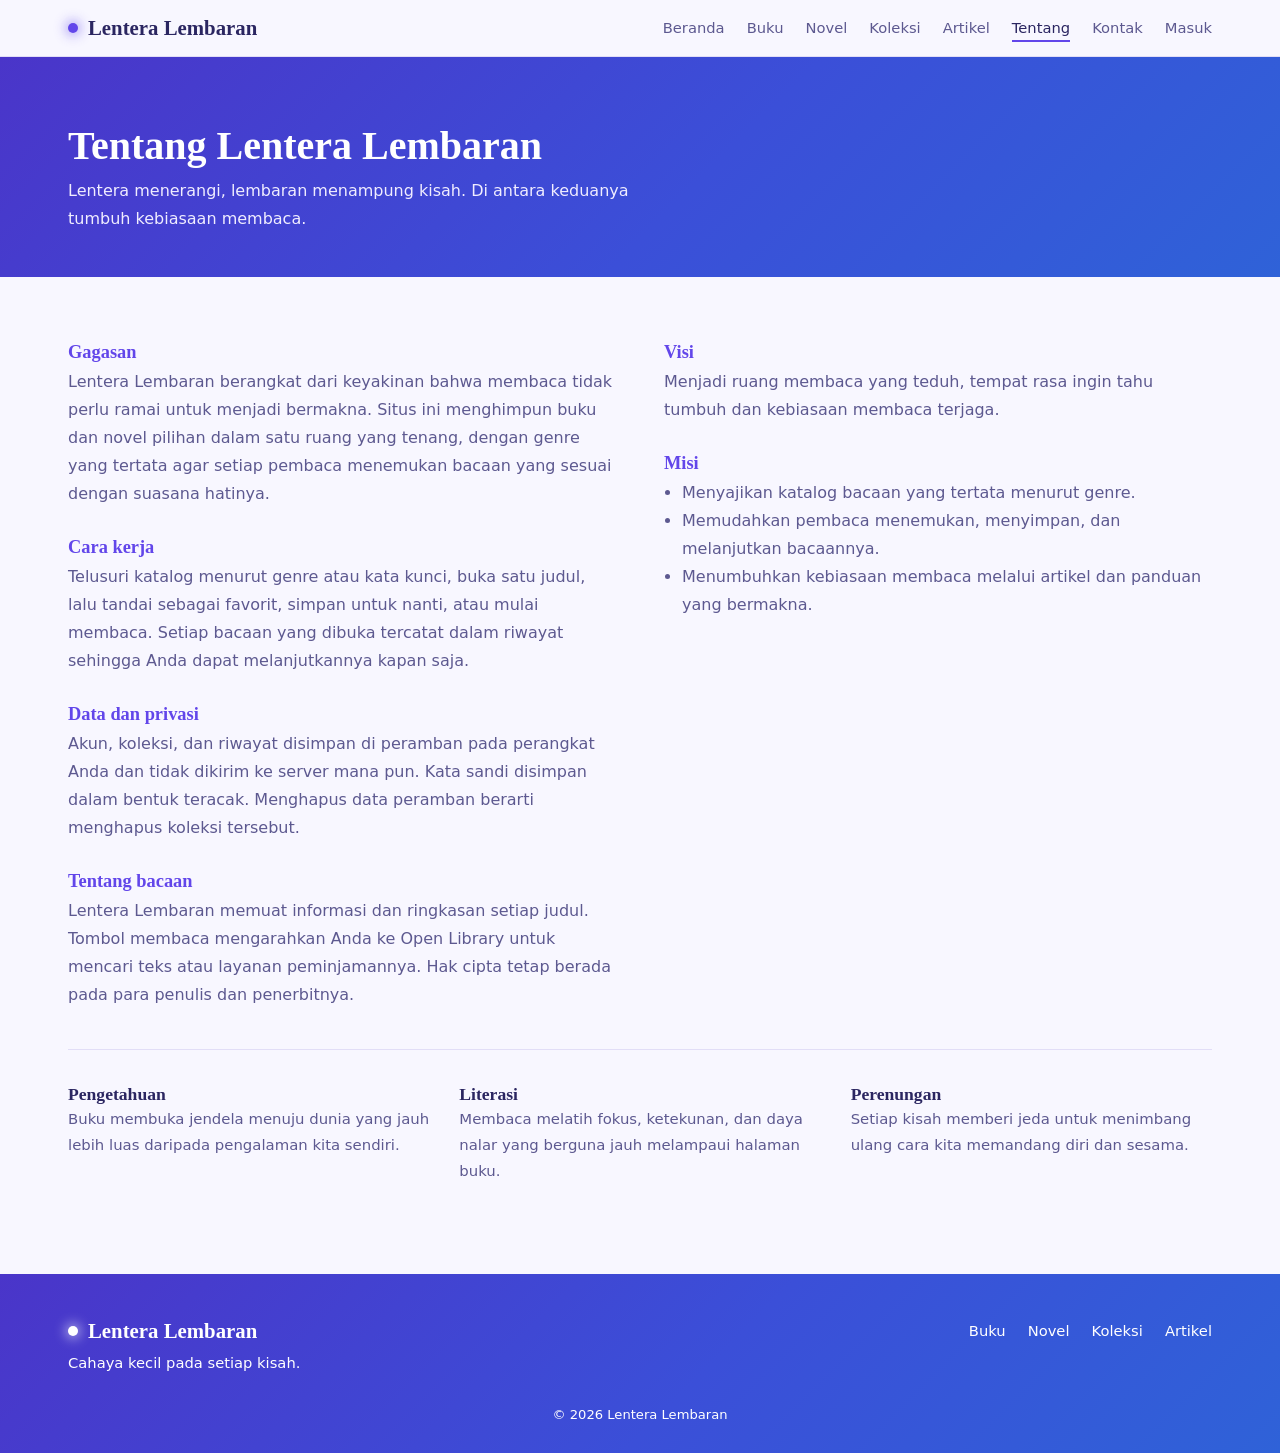
<file: about.html>
<!DOCTYPE html>
<html lang="id">
<head>
    <meta charset="UTF-8">
    <meta name="viewport" content="width=device-width, initial-scale=1">
    <title>Tentang | Lentera Lembaran</title>
    <link rel="stylesheet" href="css/style.css">
</head>
<body data-halaman="about">

    <header class="header-situs" id="header-situs"></header>

    <main>
        <section class="judul-halaman">
            <div class="container">
                <h1>Tentang Lentera Lembaran</h1>
                <p>Lentera menerangi, lembaran menampung kisah. Di antara keduanya tumbuh kebiasaan membaca.</p>
            </div>
        </section>

        <section class="bagian">
            <div class="container">
                <div class="dua-kolom">
                    <div>
                        <div class="blok">
                            <h3>Gagasan</h3>
                            <p>
                                Lentera Lembaran berangkat dari keyakinan bahwa membaca tidak perlu ramai untuk
                                menjadi bermakna. Situs ini menghimpun buku dan novel pilihan dalam satu ruang yang
                                tenang, dengan genre yang tertata agar setiap pembaca menemukan bacaan yang sesuai
                                dengan suasana hatinya.
                            </p>
                        </div>
                        <div class="blok">
                            <h3>Cara kerja</h3>
                            <p>
                                Telusuri katalog menurut genre atau kata kunci, buka satu judul, lalu tandai sebagai
                                favorit, simpan untuk nanti, atau mulai membaca. Setiap bacaan yang dibuka tercatat
                                dalam riwayat sehingga Anda dapat melanjutkannya kapan saja.
                            </p>
                        </div>
                        <div class="blok">
                            <h3>Data dan privasi</h3>
                            <p>
                                Akun, koleksi, dan riwayat disimpan di peramban pada perangkat Anda dan tidak dikirim
                                ke server mana pun. Kata sandi disimpan dalam bentuk teracak. Menghapus data peramban
                                berarti menghapus koleksi tersebut.
                            </p>
                        </div>
                        <div class="blok">
                            <h3>Tentang bacaan</h3>
                            <p>
                                Lentera Lembaran memuat informasi dan ringkasan setiap judul. Tombol membaca
                                mengarahkan Anda ke Open Library untuk mencari teks atau layanan peminjamannya.
                                Hak cipta tetap berada pada para penulis dan penerbitnya.
                            </p>
                        </div>
                    </div>
                    <div>
                        <div class="blok">
                            <h3>Visi</h3>
                            <p>Menjadi ruang membaca yang teduh, tempat rasa ingin tahu tumbuh dan kebiasaan membaca terjaga.</p>
                        </div>
                        <div class="blok">
                            <h3>Misi</h3>
                            <ul>
                                <li>Menyajikan katalog bacaan yang tertata menurut genre.</li>
                                <li>Memudahkan pembaca menemukan, menyimpan, dan melanjutkan bacaannya.</li>
                                <li>Menumbuhkan kebiasaan membaca melalui artikel dan panduan yang bermakna.</li>
                            </ul>
                        </div>
                    </div>
                </div>

                <div class="nilai">
                    <div>
                        <h3>Pengetahuan</h3>
                        <p>Buku membuka jendela menuju dunia yang jauh lebih luas daripada pengalaman kita sendiri.</p>
                    </div>
                    <div>
                        <h3>Literasi</h3>
                        <p>Membaca melatih fokus, ketekunan, dan daya nalar yang berguna jauh melampaui halaman buku.</p>
                    </div>
                    <div>
                        <h3>Perenungan</h3>
                        <p>Setiap kisah memberi jeda untuk menimbang ulang cara kita memandang diri dan sesama.</p>
                    </div>
                </div>
            </div>
        </section>
    </main>

    <footer class="footer-situs" id="footer-situs"></footer>

    <script src="js/data.js"></script>
    <script src="js/script.js"></script>
</body>
</html>
</file>
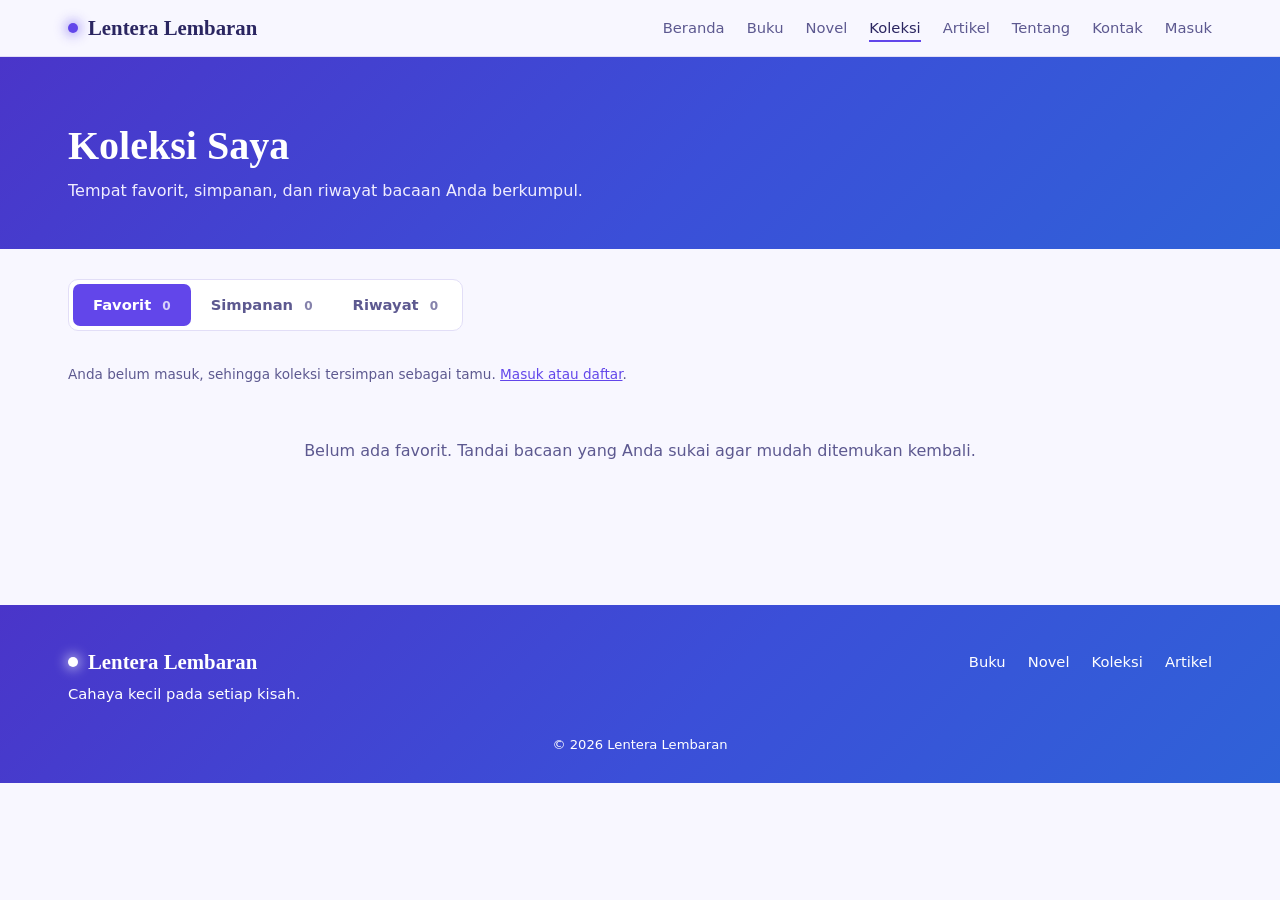
<file: collection.html>
<!DOCTYPE html>
<html lang="id">
<head>
    <meta charset="UTF-8">
    <meta name="viewport" content="width=device-width, initial-scale=1">
    <title>Koleksi | Lentera Lembaran</title>
    <link rel="stylesheet" href="css/style.css">
</head>
<body data-halaman="collection">

    <header class="header-situs" id="header-situs"></header>

    <main>
        <section class="judul-halaman">
            <div class="container">
                <h1>Koleksi Saya</h1>
                <p>Tempat favorit, simpanan, dan riwayat bacaan Anda berkumpul.</p>
            </div>
        </section>

        <div class="container">
            <div class="toolbar">
                <div class="pilihan" role="group" aria-label="Bagian koleksi">
                    <button type="button" class="on" data-bagian="favorit" aria-pressed="true">Favorit <span class="jumlah">0</span></button>
                    <button type="button" data-bagian="simpanan" aria-pressed="false">Simpanan <span class="jumlah">0</span></button>
                    <button type="button" data-bagian="riwayat" aria-pressed="false">Riwayat <span class="jumlah">0</span></button>
                </div>
                <button class="btn btn-kecil btn-garis" type="button" id="hapus-riwayat" hidden>Hapus Riwayat</button>
            </div>

            <p class="catatan" id="info-akun"></p>

            <div class="rak" id="rak"></div>
            <p class="kosong" id="kosong" hidden></p>
        </div>
    </main>

    <footer class="footer-situs" id="footer-situs"></footer>

    <script src="js/data.js"></script>
    <script src="js/script.js"></script>
</body>
</html>
</file>
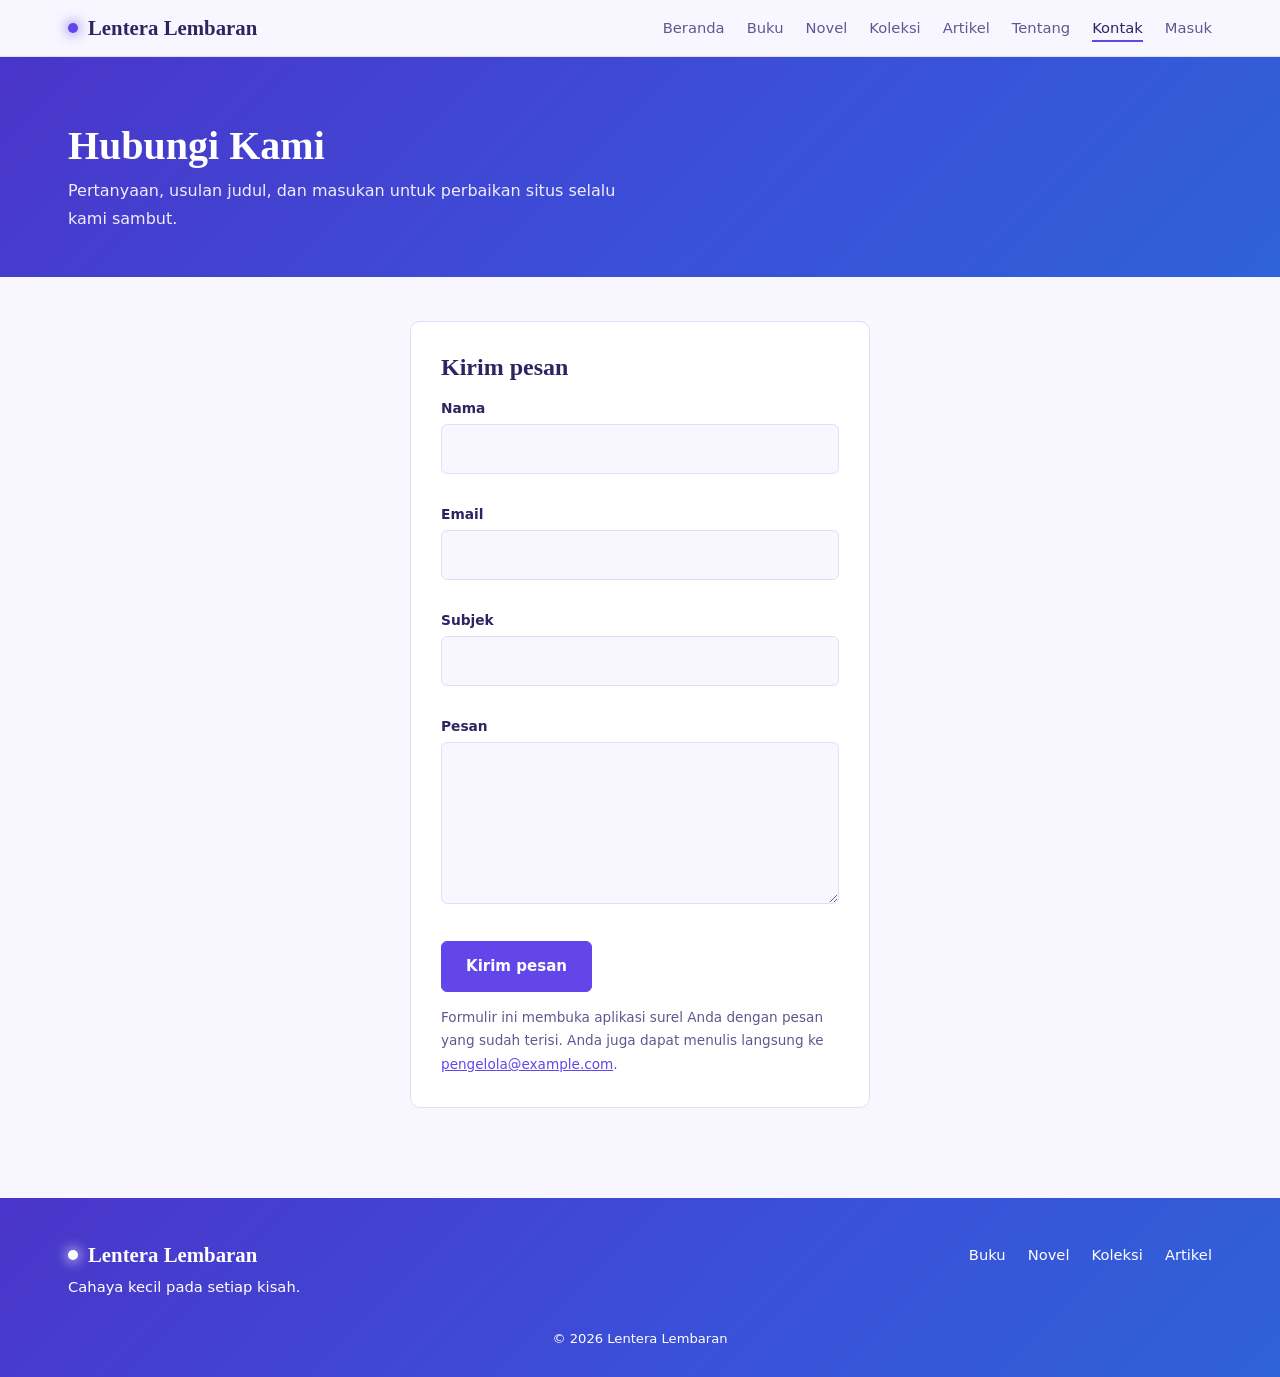
<file: contact.html>
<!DOCTYPE html>
<html lang="id">
<head>
    <meta charset="UTF-8">
    <meta name="viewport" content="width=device-width, initial-scale=1">
    <title>Kontak | Lentera Lembaran</title>
    <link rel="stylesheet" href="css/style.css">
</head>
<body data-halaman="contact">

    <header class="header-situs" id="header-situs"></header>

    <main>
        <section class="judul-halaman">
            <div class="container">
                <h1>Hubungi Kami</h1>
                <p>Pertanyaan, usulan judul, dan masukan untuk perbaikan situs selalu kami sambut.</p>
            </div>
        </section>

        <div class="container">
            <form class="form form-mandiri" id="form-kontak" novalidate>
                <h2>Kirim pesan</h2>

                <div class="fld">
                    <label for="k-nama">Nama</label>
                    <input id="k-nama" name="nama" type="text" autocomplete="name">
                    <small class="err" data-untuk="nama"></small>
                </div>
                <div class="fld">
                    <label for="k-surel">Email</label>
                    <input id="k-surel" name="surel" type="email" autocomplete="email">
                    <small class="err" data-untuk="surel"></small>
                </div>
                <div class="fld">
                    <label for="k-subjek">Subjek</label>
                    <input id="k-subjek" name="subjek" type="text">
                    <small class="err" data-untuk="subjek"></small>
                </div>
                <div class="fld">
                    <label for="k-pesan">Pesan</label>
                    <textarea id="k-pesan" name="pesan" rows="5"></textarea>
                    <small class="err" data-untuk="pesan"></small>
                </div>

                <button class="btn" type="submit">Kirim pesan</button>
                <p class="hasil" role="status" hidden></p>
                <p class="catatan">
                    Formulir ini membuka aplikasi surel Anda dengan pesan yang sudah terisi.
                    Anda juga dapat menulis langsung ke <a id="tautan-surel" href="#"></a>.
                </p>
            </form>
        </div>
    </main>

    <footer class="footer-situs" id="footer-situs"></footer>

    <script src="js/data.js"></script>
    <script src="js/script.js"></script>
</body>
</html>
</file>
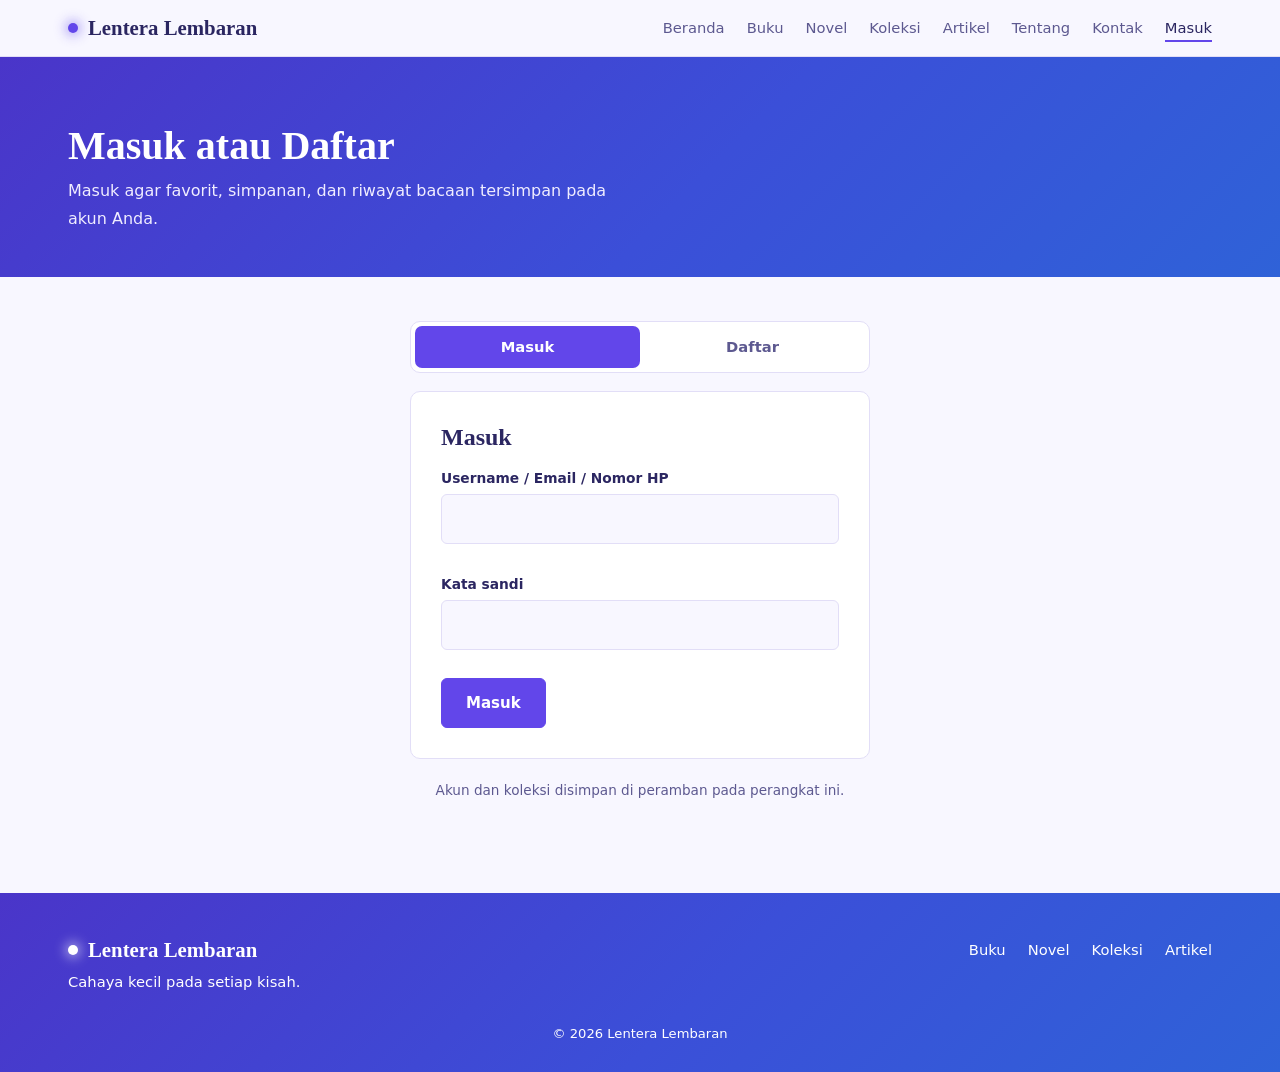
<file: login.html>
<!DOCTYPE html>
<html lang="id">
<head>
    <meta charset="UTF-8">
    <meta name="viewport" content="width=device-width, initial-scale=1">
    <title>Masuk | Lentera Lembaran</title>
    <link rel="stylesheet" href="css/style.css">
</head>
<body data-halaman="login">

    <header class="header-situs" id="header-situs"></header>

    <main>
        <section class="judul-halaman">
            <div class="container">
                <h1>Masuk atau Daftar</h1>
                <p>Masuk agar favorit, simpanan, dan riwayat bacaan tersimpan pada akun Anda.</p>
            </div>
        </section>

        <div class="container">
            <div class="pilihan pusat" role="group" aria-label="Pilih formulir">
                <button type="button" class="on" data-form="login" aria-pressed="true">Masuk</button>
                <button type="button" data-form="daftar" aria-pressed="false">Daftar</button>
            </div>

            <form class="form" id="form-login" novalidate>
                <h2>Masuk</h2>
                <div class="fld">
                    <label for="l-akun">Username / Email / Nomor HP</label>
                    <input id="l-akun" name="akun" type="text" autocomplete="username">
                    <small class="err" data-untuk="akun"></small>
                </div>
                <div class="fld">
                    <label for="l-sandi">Kata sandi</label>
                    <input id="l-sandi" name="sandi" type="password" autocomplete="current-password">
                    <small class="err" data-untuk="sandi"></small>
                </div>
                <button class="btn" type="submit">Masuk</button>
                <p class="hasil" role="status" hidden></p>
            </form>

            <form class="form" id="form-daftar" novalidate hidden>
                <h2>Buat akun</h2>
                <div class="fld">
                    <label for="d-nama">Nama lengkap</label>
                    <input id="d-nama" name="nama" type="text" autocomplete="name">
                    <small class="err" data-untuk="nama"></small>
                </div>
                <div class="fld">
                    <label for="d-username">Nama pengguna</label>
                    <input id="d-username" name="username" type="text" autocomplete="username">
                    <small class="err" data-untuk="username"></small>
                </div>
                <div class="fld">
                    <label for="d-surel">Email</label>
                    <input id="d-surel" name="surel" type="email" autocomplete="email">
                    <small class="err" data-untuk="surel"></small>
                </div>
                <div class="fld">
                    <label for="d-sandi">Kata sandi</label>
                    <input id="d-sandi" name="sandi" type="password" autocomplete="new-password">
                    <small class="err" data-untuk="sandi"></small>
                </div>
                <div class="fld">
                    <label for="d-ulang">Konfirmasi kata sandi</label>
                    <input id="d-ulang" name="ulang" type="password" autocomplete="new-password">
                    <small class="err" data-untuk="ulang"></small>
                </div>
                <button class="btn" type="submit">Daftar</button>
                <p class="hasil" role="status" hidden></p>
            </form>

            <p class="catatan pusat-teks">Akun dan koleksi disimpan di peramban pada perangkat ini.</p>
        </div>
    </main>

    <footer class="footer-situs" id="footer-situs"></footer>

    <script src="js/data.js"></script>
    <script src="js/script.js"></script>
</body>
</html>
</file>
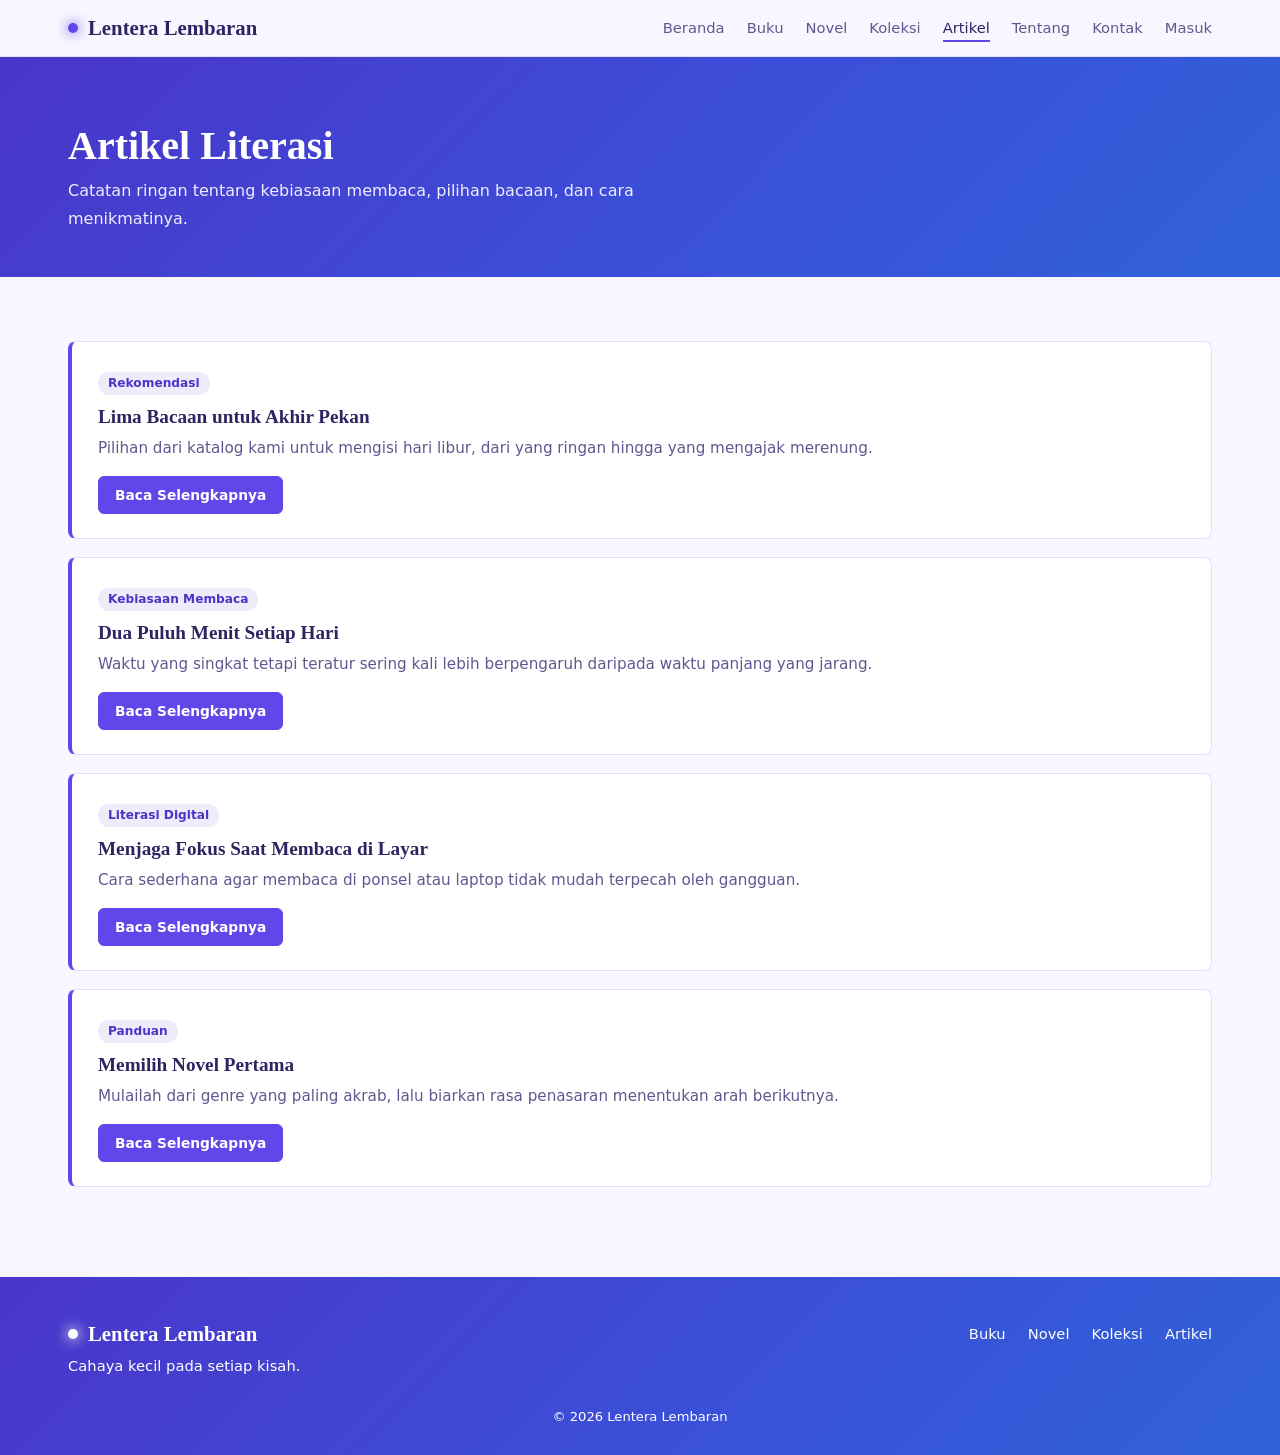
<file: news.html>
<!DOCTYPE html>
<html lang="id">
<head>
    <meta charset="UTF-8">
    <meta name="viewport" content="width=device-width, initial-scale=1">
    <title>Artikel | Lentera Lembaran</title>
    <link rel="stylesheet" href="css/style.css">
</head>
<body data-halaman="news">

    <header class="header-situs" id="header-situs"></header>

    <main>
        <section class="judul-halaman">
            <div class="container">
                <h1>Artikel Literasi</h1>
                <p>Catatan ringan tentang kebiasaan membaca, pilihan bacaan, dan cara menikmatinya.</p>
            </div>
        </section>

        <section class="bagian">
            <div class="container">
                <ul class="daftar-artikel" id="daftar-artikel"></ul>
            </div>
        </section>
    </main>

    <footer class="footer-situs" id="footer-situs"></footer>

    <script src="js/data.js"></script>
    <script src="js/script.js"></script>
</body>
</html>
</file>
<file: css/style.css>
:root {
    --ungu: #6246ea;
    --ungu-tua: #4a35c9;
    --biru: #2f62d8;
    --lavender: #eeebfb;
    --putih: #ffffff;
    --latar: #f8f7ff;
    --teks: #2b2661;
    --teks-lembut: #5d5990;
    --garis: #e2def7;
    --galat: #b3261e;
    --gradasi: linear-gradient(135deg, #4a35c9 0%, #3b4fd8 55%, #2f62d8 100%);
    --bayangan: 0 12px 32px rgba(74, 53, 201, 0.14);
    --font-teks: "Segoe UI", system-ui, sans-serif;
    --font-judul: "Palatino Linotype", Palatino, Georgia, serif;
}

* {
    box-sizing: border-box;
    margin: 0;
    padding: 0;
}

[hidden] {
    display: none !important;
}

body {
    font-family: var(--font-teks);
    color: var(--teks);
    background: var(--latar);
    line-height: 1.75;
}

h1,
h2,
h3,
.logo {
    font-family: var(--font-judul);
    font-weight: 600;
    line-height: 1.25;
}

a {
    color: inherit;
}

:focus-visible {
    outline: 2px solid var(--ungu);
    outline-offset: 3px;
}

.sr {
    position: absolute;
    left: -9999px;
}

.container {
    max-width: 1200px;
    margin: 0 auto;
    padding: 0 28px;
}

.catatan {
    margin-top: 14px;
    font-size: 0.85rem;
    color: var(--teks-lembut);
}

.catatan a {
    color: var(--ungu);
}

.pusat-teks {
    text-align: center;
}

.aksi {
    display: flex;
    flex-wrap: wrap;
    gap: 10px;
}

.btn {
    display: inline-block;
    padding: 11px 24px;
    border: 1.5px solid var(--ungu);
    border-radius: 6px;
    background: var(--ungu);
    font: inherit;
    font-size: 0.94rem;
    font-weight: 600;
    color: var(--putih);
    text-decoration: none;
    cursor: pointer;
    transition: 0.2s;
}

.btn:hover {
    background: var(--biru);
    border-color: var(--biru);
}

.btn-garis {
    background: transparent;
    color: var(--ungu);
}

.btn-garis:hover {
    background: var(--lavender);
    border-color: var(--ungu);
}

.btn-putih {
    background: var(--putih);
    border-color: var(--putih);
    color: var(--ungu-tua);
}

.btn-putih:hover {
    background: var(--lavender);
    border-color: var(--lavender);
}

.btn-kecil {
    padding: 6px 16px;
    font-size: 0.86rem;
}

.header-situs {
    position: sticky;
    top: 0;
    z-index: 30;
    background: rgba(248, 247, 255, 0.94);
    backdrop-filter: blur(8px);
    border-bottom: 1px solid var(--garis);
}

.navbar {
    display: flex;
    align-items: center;
    justify-content: space-between;
    max-width: 1200px;
    margin: 0 auto;
    padding: 14px 28px;
}

.logo {
    display: flex;
    align-items: center;
    gap: 10px;
    font-size: 1.3rem;
    text-decoration: none;
}

.logo::before {
    content: "";
    width: 10px;
    height: 10px;
    border-radius: 50%;
    background: var(--ungu);
    box-shadow: 0 0 12px 3px rgba(98, 70, 234, 0.45);
}

.menu {
    display: flex;
    align-items: center;
    gap: 22px;
    list-style: none;
}

.menu a,
.menu-akun {
    padding: 4px 0;
    border: 0;
    border-bottom: 2px solid transparent;
    background: none;
    font: inherit;
    font-size: 0.92rem;
    color: var(--teks-lembut);
    text-decoration: none;
    cursor: pointer;
    transition: 0.2s;
}

.menu a:hover,
.menu-akun:hover {
    color: var(--teks);
}

.menu a.on {
    color: var(--teks);
    border-bottom-color: var(--ungu);
}

.burger {
    display: none;
    padding: 6px 14px;
    border: 1px solid var(--garis);
    border-radius: 6px;
    background: var(--putih);
    font: inherit;
    color: var(--teks);
    cursor: pointer;
}

.hero {
    padding: 80px 0 76px;
    background-color: #3b4fd8;
    background-image:
        linear-gradient(90deg, rgba(36, 40, 140, 0.92) 0%, rgba(40, 60, 190, 0.7) 45%, rgba(40, 60, 190, 0.1) 100%),
        url("../images/lentera.jpg");
    background-position: center;
    background-size: cover;
    color: var(--putih);
}

.hero-isi {
    display: grid;
    grid-template-columns: 1.3fr 0.7fr;
    gap: 40px;
    align-items: center;
}

.hero h1 {
    margin-bottom: 12px;
    font-size: 3.6rem;
}

.semboyan {
    margin-bottom: 16px;
    font-family: var(--font-judul);
    font-size: 1.35rem;
    font-style: italic;
    color: #e4dfff;
}

.lead {
    max-width: 460px;
    margin-bottom: 30px;
    color: #f0edff;
}

.hero .btn-garis {
    border-color: rgba(255, 255, 255, 0.75);
    color: var(--putih);
}

.hero .btn-garis:hover {
    background: rgba(255, 255, 255, 0.16);
    border-color: var(--putih);
}

.terakhir {
    margin-top: 18px;
    font-size: 0.9rem;
    color: #e4dfff;
}

.hero-kutipan {
    justify-self: end;
    max-width: 260px;
    padding-top: 14px;
    border-top: 2px solid rgba(255, 255, 255, 0.6);
    font-family: var(--font-judul);
    font-size: 1.1rem;
    font-style: italic;
    line-height: 1.7;
    text-shadow: 0 1px 8px rgba(20, 20, 80, 0.7);
}

.judul-halaman {
    padding: 64px 0 44px;
    background: var(--gradasi);
    color: var(--putih);
}

.judul-halaman h1 {
    font-size: 2.5rem;
}

.judul-halaman p {
    max-width: 580px;
    margin-top: 6px;
    color: #f0edff;
}

.bagian {
    padding: 64px 0 0;
}

.bagian-kepala {
    display: flex;
    flex-wrap: wrap;
    align-items: baseline;
    justify-content: space-between;
    gap: 14px;
    margin-bottom: 26px;
}

.bagian-kepala h2 {
    font-size: 1.7rem;
}

.bagian-kepala a {
    font-size: 0.92rem;
    font-weight: 600;
    color: var(--ungu);
    text-decoration: none;
    border-bottom: 1px solid currentColor;
}

.pengantar {
    max-width: 840px;
}

.pengantar h2 {
    margin-bottom: 12px;
    font-size: 1.9rem;
}

.pengantar p {
    color: var(--teks-lembut);
}

.kelompok-genre {
    margin-bottom: 22px;
}

.kelompok-genre h3 {
    margin-bottom: 10px;
    font-size: 1rem;
    color: var(--teks-lembut);
}

.rak {
    display: grid;
    grid-template-columns: repeat(5, 1fr);
    gap: 34px 22px;
}

.kartu {
    position: relative;
}

.kartu h3 {
    margin: 14px 0 2px;
    font-size: 1.02rem;
}

.kartu-buka {
    padding: 0;
    border: 0;
    background: none;
    font: inherit;
    color: inherit;
    text-align: left;
    cursor: pointer;
}

.kartu-buka::after {
    content: "";
    position: absolute;
    inset: 0;
}

.kartu-buka:focus-visible {
    outline: none;
}

.kartu-buka:focus-visible::after {
    outline: 2px solid var(--ungu);
    outline-offset: 4px;
    border-radius: 8px;
}

.kartu:hover .sampul {
    transform: translateY(-4px);
}

.penulis {
    font-size: 0.88rem;
    color: var(--teks-lembut);
}

.ringkasan {
    font-size: 0.88rem;
    line-height: 1.6;
}

.tag {
    display: inline-block;
    margin: 6px 0;
    padding: 1px 10px;
    border-radius: 20px;
    background: var(--lavender);
    font-size: 0.76rem;
    font-weight: 600;
    color: var(--ungu-tua);
}

.sampul {
    position: relative;
    display: flex;
    flex-direction: column;
    justify-content: flex-end;
    aspect-ratio: 2 / 3;
    padding: 16px 14px;
    overflow: hidden;
    border-radius: 3px 8px 8px 3px;
    box-shadow: inset 5px 0 0 rgba(255, 255, 255, 0.22), 0 6px 18px rgba(74, 53, 201, 0.18);
    color: var(--putih);
    transition: 0.25s;
}

.sampul::after {
    content: "";
    position: absolute;
    top: 14px;
    right: 14px;
    width: 6px;
    height: 6px;
    border-radius: 50%;
    background: var(--putih);
    box-shadow: 0 0 10px 4px rgba(255, 255, 255, 0.45);
}

.sampul img {
    position: absolute;
    inset: 0;
    z-index: 1;
    width: 100%;
    height: 100%;
    object-fit: cover;
}

.sampul-judul {
    position: relative;
    font-family: var(--font-judul);
    font-size: 1.05rem;
    font-weight: 600;
    line-height: 1.3;
}

.sampul-penulis {
    position: relative;
    margin-top: 8px;
    font-size: 0.74rem;
    letter-spacing: 0.04em;
}

.warna-0 {
    background: linear-gradient(160deg, #6246ea, #3b4fd8);
}

.warna-1 {
    background: linear-gradient(160deg, #2f62d8, #4a35c9);
}

.warna-2 {
    background: linear-gradient(160deg, #7a5af5, #4a35c9);
}

.warna-3 {
    background: linear-gradient(160deg, #3b4fd8, #2f62d8);
}

.warna-4 {
    border: 1px solid var(--garis);
    background: linear-gradient(160deg, #ffffff, #e4defc);
    color: var(--ungu-tua);
}

.warna-4::after {
    background: var(--ungu);
    box-shadow: 0 0 10px 4px rgba(98, 70, 234, 0.3);
}

.toolbar {
    display: flex;
    flex-wrap: wrap;
    align-items: center;
    gap: 18px;
    padding: 30px 0 18px;
}

.pilihan {
    display: inline-flex;
    padding: 4px;
    border: 1px solid var(--garis);
    border-radius: 10px;
    background: var(--putih);
}

.pilihan button {
    padding: 8px 20px;
    border: 0;
    border-radius: 7px;
    background: transparent;
    font: inherit;
    font-size: 0.92rem;
    font-weight: 600;
    color: var(--teks-lembut);
    cursor: pointer;
    transition: 0.2s;
}

.pilihan button.on {
    background: var(--ungu);
    color: var(--putih);
}

.pilihan.pusat {
    display: flex;
    max-width: 460px;
    margin: 44px auto 18px;
}

.pilihan.pusat button {
    flex: 1;
}

.jumlah,
.chip span {
    margin-left: 6px;
    font-size: 0.82em;
    opacity: 0.75;
}

.pencarian {
    flex: 1 1 260px;
}

.pencarian input {
    width: 100%;
    padding: 11px 16px;
    border: 1px solid var(--garis);
    border-radius: 8px;
    background: var(--putih);
    font: inherit;
    color: inherit;
}

.pencarian input:focus {
    outline: none;
    border-color: var(--ungu);
    box-shadow: 0 0 0 3px rgba(98, 70, 234, 0.15);
}

.chips {
    display: flex;
    flex-wrap: wrap;
    gap: 8px;
    padding-bottom: 8px;
}

.chip {
    padding: 5px 15px;
    border: 1px solid var(--garis);
    border-radius: 30px;
    background: var(--putih);
    font: inherit;
    font-size: 0.86rem;
    color: var(--teks-lembut);
    text-decoration: none;
    cursor: pointer;
    transition: 0.2s;
}

.chip:hover {
    border-color: var(--ungu);
    color: var(--ungu);
}

.chip.on {
    border-color: var(--ungu);
    background: var(--ungu);
    color: var(--putih);
}

.info-hasil {
    margin: 6px 0 22px;
    font-size: 0.9rem;
    color: var(--teks-lembut);
}

.kosong {
    padding: 50px 0;
    text-align: center;
    color: var(--teks-lembut);
}

.daftar-artikel {
    display: grid;
    gap: 18px;
    list-style: none;
}

.artikel {
    padding: 24px 26px;
    border: 1px solid var(--garis);
    border-left: 4px solid var(--ungu);
    border-radius: 8px;
    background: var(--putih);
}

.artikel h3 {
    margin: 4px 0 6px;
    font-size: 1.2rem;
}

.artikel p {
    font-size: 0.95rem;
    color: var(--teks-lembut);
}

.artikel .artikel-isi {
    margin-top: 10px;
    color: var(--teks);
}

.artikel .btn {
    margin-top: 14px;
}

.dua-kolom {
    display: grid;
    grid-template-columns: 1fr 1fr;
    gap: 48px;
}

.blok {
    margin-bottom: 28px;
}

.blok h3 {
    margin-bottom: 4px;
    font-size: 1.15rem;
    color: var(--ungu);
}

.blok p,
.blok li {
    color: var(--teks-lembut);
}

.blok ul {
    padding-left: 18px;
}

.nilai {
    display: grid;
    grid-template-columns: repeat(3, 1fr);
    gap: 30px;
    margin-top: 12px;
    padding-top: 34px;
    border-top: 1px solid var(--garis);
}

.nilai h3 {
    font-size: 1.1rem;
}

.nilai p {
    font-size: 0.93rem;
    color: var(--teks-lembut);
}

.form {
    max-width: 460px;
    margin: 0 auto 20px;
    padding: 30px;
    border: 1px solid var(--garis);
    border-radius: 10px;
    background: var(--putih);
}

.form-mandiri {
    margin-top: 44px;
}

.form h2 {
    margin-bottom: 14px;
    font-size: 1.5rem;
}

.fld {
    margin-bottom: 10px;
}

.fld label {
    display: block;
    margin-bottom: 4px;
    font-size: 0.86rem;
    font-weight: 600;
}

.fld input,
.fld textarea {
    width: 100%;
    padding: 10px 13px;
    border: 1px solid var(--garis);
    border-radius: 6px;
    background: var(--latar);
    font: inherit;
    color: inherit;
}

.fld input:focus,
.fld textarea:focus {
    outline: none;
    border-color: var(--ungu);
    background: var(--putih);
}

.err {
    display: block;
    min-height: 18px;
    font-size: 0.8rem;
    color: var(--galat);
}

.hasil {
    margin-top: 14px;
    padding: 11px 14px;
    border-radius: 6px;
    font-size: 0.9rem;
}

.hasil.ok {
    background: var(--lavender);
    color: var(--ungu-tua);
}

.hasil.gagal {
    background: #fdecea;
    color: #9a1f15;
}

.modal {
    width: min(720px, calc(100% - 32px));
    max-height: calc(100vh - 32px);
    margin: auto;
    padding: 0;
    overflow-y: auto;
    border: 0;
    border-radius: 14px;
    background: var(--putih);
    color: var(--teks);
    box-shadow: 0 24px 60px rgba(43, 38, 97, 0.35);
}

.modal::backdrop {
    background: rgba(74, 53, 201, 0.45);
    backdrop-filter: blur(3px);
}

.modal-isi {
    position: relative;
    display: grid;
    grid-template-columns: 190px 1fr;
    gap: 28px;
    padding: 32px;
}

.modal-isi h2 {
    margin: 6px 0 2px;
    font-size: 1.6rem;
}

.modal-teks {
    margin: 14px 0 20px;
}

.modal-tutup {
    position: absolute;
    top: 10px;
    right: 14px;
    width: 36px;
    height: 36px;
    border: 0;
    border-radius: 50%;
    background: var(--lavender);
    font-size: 1.4rem;
    line-height: 1;
    color: var(--ungu-tua);
    cursor: pointer;
}

.modal-pilih {
    display: block;
    text-align: center;
}

.modal-pilih h2 {
    margin-top: 0;
    padding: 0 30px;
}

.pilih-grid {
    display: grid;
    grid-template-columns: 1fr 1fr;
    gap: 16px;
    margin-top: 22px;
    text-align: left;
}

.pilih-kartu {
    display: flex;
    flex-direction: column;
    gap: 6px;
    padding: 22px;
    border: 1.5px solid var(--garis);
    border-radius: 10px;
    text-decoration: none;
    transition: 0.2s;
}

.pilih-kartu:hover {
    border-color: var(--ungu);
    background: var(--lavender);
}

.pilih-kartu strong {
    font-family: var(--font-judul);
    font-size: 1.3rem;
    color: var(--ungu-tua);
}

.pilih-kartu span {
    font-size: 0.9rem;
    color: var(--teks-lembut);
}

.footer-situs {
    margin-top: 90px;
    padding: 44px 0 26px;
    background: var(--gradasi);
    color: var(--putih);
    font-size: 0.92rem;
}

.footer-isi {
    display: flex;
    flex-wrap: wrap;
    justify-content: space-between;
    gap: 30px;
}

.footer-situs .logo {
    margin-bottom: 6px;
    color: var(--putih);
}

.footer-situs .logo::before {
    background: var(--putih);
    box-shadow: 0 0 12px 3px rgba(255, 255, 255, 0.5);
}

.footer-tautan {
    display: flex;
    gap: 22px;
    list-style: none;
}

.footer-tautan a {
    text-decoration: none;
}

.footer-tautan a:hover {
    text-decoration: underline;
}

.footer-hak {
    margin-top: 28px;
    text-align: center;
    font-size: 0.82rem;
}

@media (max-width: 1000px) {
    .rak {
        grid-template-columns: repeat(4, 1fr);
    }
}

@media (max-width: 820px) {
    .burger {
        display: block;
    }

    .menu {
        position: absolute;
        top: 100%;
        left: 0;
        right: 0;
        display: none;
        flex-direction: column;
        align-items: flex-start;
        gap: 0;
        padding: 6px 28px 14px;
        border-bottom: 1px solid var(--garis);
        background: var(--latar);
    }

    .menu.buka {
        display: flex;
    }

    .menu a,
    .menu-akun {
        display: block;
        padding: 10px 0;
    }

    .hero-isi,
    .dua-kolom,
    .nilai,
    .modal-isi {
        grid-template-columns: 1fr;
    }

    .hero {
        background-image:
            linear-gradient(rgba(36, 40, 140, 0.85), rgba(40, 60, 190, 0.85)),
            url("../images/lentera.jpg");
    }

    .hero h1 {
        font-size: 2.6rem;
    }

    .hero-kutipan {
        display: block;
}

    .modal-sampul {
        max-width: 150px;
    }

    .rak {
        grid-template-columns: repeat(3, 1fr);
    }
}

@media (max-width: 560px) {
    .rak {
        grid-template-columns: repeat(2, 1fr);
        gap: 28px 16px;
    }

    .pilih-grid {
        grid-template-columns: 1fr;
    }

    .modal-isi {
        padding: 24px 20px;
    }
}

@media (prefers-reduced-motion: reduce) {
    * {
        animation: none !important;
        transition: none !important;
    }
}
</file>
